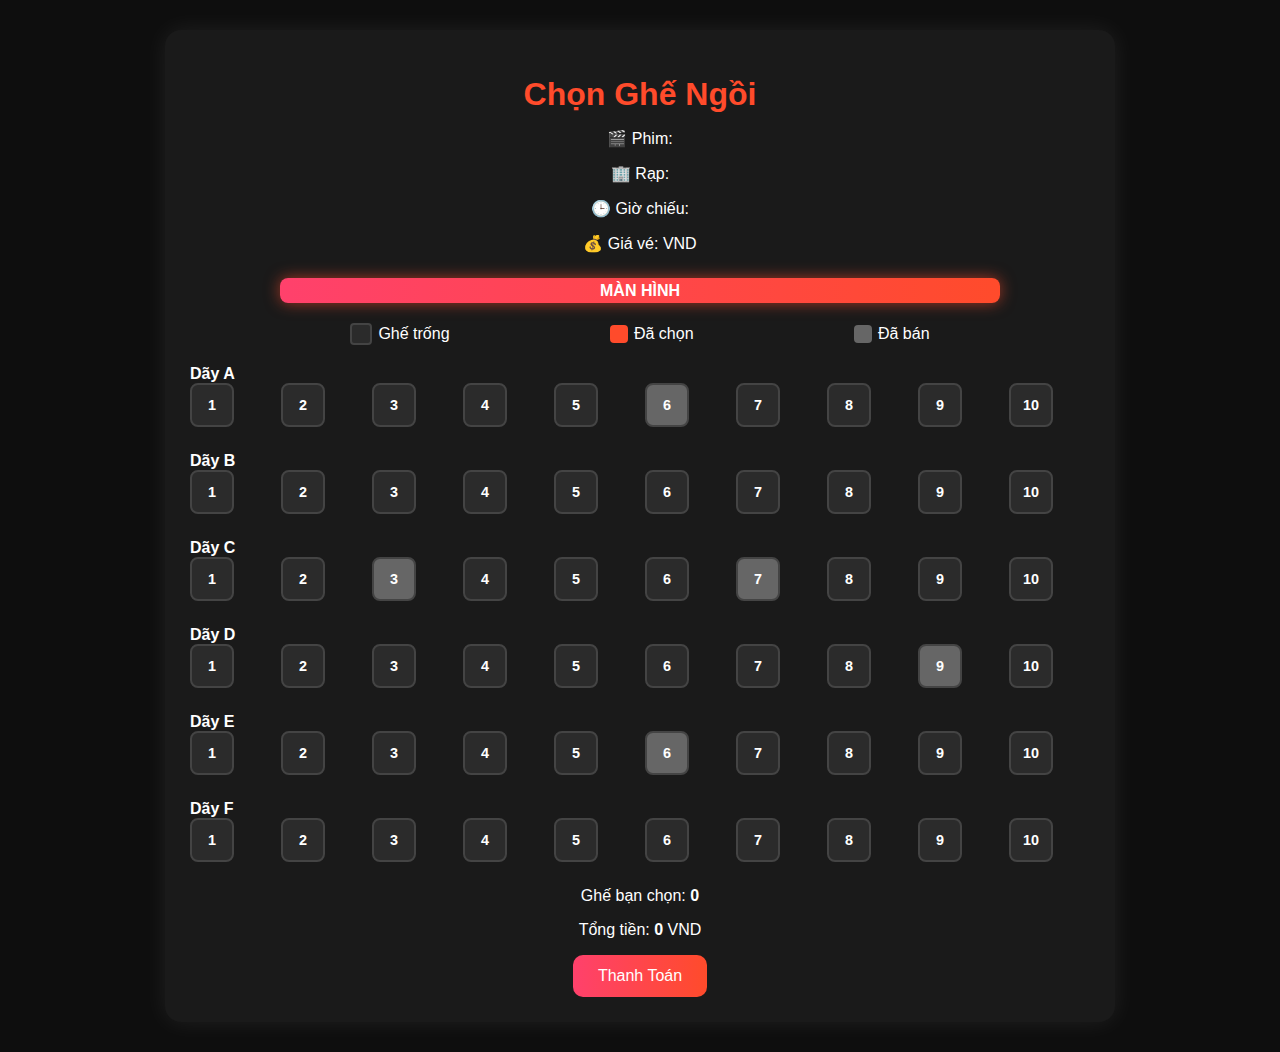
<file: seat-selection.html>
<!DOCTYPE html>
<html lang="vi">
<head>
  <meta charset="UTF-8" />
  <meta name="viewport" content="width=device-width, initial-scale=1.0" />
  <title>Chọn Ghế - Vòng Xoáy Định Mệnh</title>
  <style>
    body {
      font-family: "Poppins", sans-serif;
      background-color: #0e0e0e;
      color: #fff;
      margin: 0;
      padding: 30px;
    }

    .container {
      max-width: 900px;
      margin: auto;
      background: #1a1a1a;
      padding: 25px;
      border-radius: 16px;
      box-shadow: 0 0 25px rgba(255, 255, 255, 0.08);
    }

    h1 {
      text-align: center;
      color: #ff4b2b;
      margin-bottom: 10px;
    }

    .info {
      text-align: center;
      margin-bottom: 25px;
      font-size: 1rem;
    }

    .screen {
      background: linear-gradient(90deg, #ff416c, #ff4b2b);
      height: 25px;
      margin: 20px auto;
      width: 80%;
      border-radius: 8px;
      text-align: center;
      line-height: 25px;
      color: #fff;
      font-weight: bold;
      box-shadow: 0 0 15px rgba(255, 75, 43, 0.6);
    }

    .seat-map {
      display: grid;
      grid-template-columns: repeat(10, 1fr);
      gap: 10px;
      justify-content: center;
      margin-bottom: 25px;
    }

    .row-label {
      grid-column: 1 / -1;
      text-align: left;
      font-weight: bold;
      margin-top: 15px;
    }

    .seat {
      display: flex;
      justify-content: center;
      align-items: center;
      font-size: 0.9rem;
      font-weight: bold;
      width: 40px;
      height: 40px;
      border-radius: 8px;
      background-color: #2b2b2b;
      border: 2px solid #444;
      cursor: pointer;
      transition: 0.2s;
    }

    .seat:hover {
      transform: scale(1.1);
    }

    .seat.selected {
      background-color: #ff4b2b;
    }

    .seat.occupied {
      background-color: #666;
      cursor: not-allowed;
    }

    .legend {
      display: flex;
      justify-content: space-evenly;
      margin-bottom: 20px;
    }

    .legend div {
      display: flex;
      align-items: center;
      gap: 6px;
    }

    .legend .box {
      width: 18px;
      height: 18px;
      border-radius: 4px;
    }

    .available { background: #2b2b2b; border: 2px solid #444; }
    .selected-box { background: #ff4b2b; }
    .occupied-box { background: #666; }

    .summary {
      text-align: center;
      margin-top: 25px;
    }

    button {
      background: linear-gradient(90deg, #ff416c, #ff4b2b);
      border: none;
      padding: 12px 25px;
      color: #fff;
      font-size: 1rem;
      border-radius: 10px;
      cursor: pointer;
      transition: 0.3s;
    }

    button:hover {
      opacity: 0.85;
    }

    /* --- MODAL THANH TOÁN --- */
    .modal-overlay {
      position: fixed;
      top: 0;
      left: 0;
      width: 100%;
      height: 100%;
      background: rgba(0, 0, 0, 0.85);
      display: none;
      justify-content: center;
      align-items: center;
      z-index: 1000;
    }

    .payment-modal {
      background: #1a1a1a;
      padding: 30px;
      border-radius: 12px;
      max-width: 450px;
      width: 90%;
      box-shadow: 0 0 30px rgba(255, 75, 43, 0.3);
      position: relative;
    }

    .payment-modal h2 {
      color: #ff4b2b;
      text-align: center;
      margin-top: 0;
      font-size: 1.8rem;
    }

    .close-btn {
      position: absolute;
      top: 10px;
      right: 10px;
      background: #ff4b2b;
      color: #fff;
      font-size: 24px;
      line-height: 1;
      padding: 0 10px;
      border-radius: 50%;
      cursor: pointer;
      border: none;
      transition: 0.2s;
    }

    .payment-details {
      margin: 20px 0;
      padding: 15px;
      background: #2b2b2b;
      border-radius: 8px;
    }

    .payment-details h3 {
      color: #fff;
      border-bottom: 1px solid #444;
      padding-bottom: 5px;
      margin-top: 0;
      margin-bottom: 10px;
      font-size: 1.1rem;
    }

    .bank-info p {
      margin: 8px 0;
      font-size: 0.95rem;
      text-align: left;
      padding-left: 5px;
    }

    .bank-info strong {
      color: #ff4b2b;
    }

    .content-highlight {
      color: #ffff00;
      font-weight: bold;
      font-size: 1.1em;
      display: block;
      text-align: center;
      padding: 5px 0;
      margin-top: 5px;
      word-break: break-all;
    }

    .qr-code-box {
      text-align: center;
      margin-top: 15px;
      padding: 10px;
    }

    .qr-code-box img {
      width: 200px;
      height: 200px;
      border-radius: 8px;
      border: 5px solid #ff4b2b;
      margin-bottom: 10px;
    }

    .final-note {
      text-align: center;
      font-size: 0.9rem;
      color: #aaa;
    }
  </style>
</head>
<body>
  <div class="container">
    <h1>Chọn Ghế Ngồi</h1>

    <div class="info">
      <p>🎬 Phim: <b id="movieName"></b></p>
      <p>🏢 Rạp: <b id="cinemaName"></b></p>
      <p>🕒 Giờ chiếu: <b id="showTime"></b></p>
      <p>💰 Giá vé: <b id="ticketPrice"></b> VND</p>
    </div>

    <div class="screen">MÀN HÌNH</div>

    <div class="legend">
      <div><div class="box available"></div>Ghế trống</div>
      <div><div class="box selected-box"></div>Đã chọn</div>
      <div><div class="box occupied-box"></div>Đã bán</div>
    </div>

    <div id="seatContainer"></div>

    <div class="summary">
      <p>Ghế bạn chọn: <b id="selectedSeatsCount">0</b></p>
      <p>Tổng tiền: <b id="totalPrice">0</b> VND</p>
      <button id="payBtn">Thanh Toán</button>
    </div>
  </div>

  <!-- MODAL THANH TOÁN -->
  <div id="paymentModalOverlay" class="modal-overlay">
    <div class="payment-modal">
      <button class="close-btn" onclick="hidePaymentModal()">×</button>
      <h2>💵 Thanh Toán Đặt Vé</h2>
      <p>Vui lòng chuyển khoản tổng cộng <b id="modalTotalPrice">0 VND</b>.</p>

      <div class="payment-details">
        <h3>1. Thông tin chuyển khoản</h3>
        <div class="bank-info">
          <p><strong>Ngân hàng:</strong> MB Bank</p>
          <p><strong>Số tài khoản:</strong> 0913447485</p>
          <p><strong>Tên chủ TK:</strong> NGUYEN QUANG NHAT</p>
          <p><strong>Nội dung CK:</strong> <span id="paymentContent" class="content-highlight"></span> (RẤT QUAN TRỌNG)</p>
        </div>

        <h3>2. Thanh toán bằng QR Code</h3>
        <div class="qr-code-box">
          <img id="qrCodeImage" src="assets/images/qr_payment.jpg" alt="Mã QR Thanh Toán">
          <p>Quét mã QR để chuyển khoản nhanh chóng.</p>
        </div>
      </div>

      <p class="final-note">Sau khi chuyển khoản thành công, hệ thống sẽ gửi vé qua email/SMS.</p>
    </div>
  </div>

  <script>
    const seatContainer = document.getElementById("seatContainer");
    const selectedSeatsCount = document.getElementById("selectedSeatsCount");
    const totalPrice = document.getElementById("totalPrice");
    const movieName = document.getElementById("movieName");
    const cinemaName = document.getElementById("cinemaName");
    const showTime = document.getElementById("showTime");
    const ticketPrice = document.getElementById("ticketPrice");

    function showPaymentModal() {
      document.getElementById("paymentModalOverlay").style.display = "flex";
    }

    function hidePaymentModal() {
      document.getElementById("paymentModalOverlay").style.display = "none";
    }

    const showtime = JSON.parse(localStorage.getItem("selectedShowtime"));
    if (showtime) {
      movieName.textContent = showtime.movie || "Lật Mặt: Vòng Xoáy Định Mệnh";
      cinemaName.textContent = showtime.cinema || "Rạp 1 - P1";
      showTime.textContent = showtime.time || "19:30 (21/10)";
      ticketPrice.textContent = showtime.price || 95000;
    }

    const rows = ["A", "B", "C", "D", "E", "F"];
    const seatsPerRow = 10;
    let selectedSeats = [];

    rows.forEach(row => {
      const rowLabel = document.createElement("div");
      rowLabel.classList.add("row-label");
      rowLabel.textContent = "Dãy " + row;
      seatContainer.appendChild(rowLabel);

      const seatRow = document.createElement("div");
      seatRow.classList.add("seat-map");

      for (let i = 1; i <= seatsPerRow; i++) {
        const seat = document.createElement("div");
        seat.classList.add("seat");
        seat.dataset.seat = row + i;
        seat.textContent = i;

        if (Math.random() < 0.1) seat.classList.add("occupied");

        seat.addEventListener("click", () => {
          if (seat.classList.contains("occupied")) return;
          seat.classList.toggle("selected");

          const seatId = seat.dataset.seat;
          if (seat.classList.contains("selected")) {
            selectedSeats.push(seatId);
          } else {
            selectedSeats = selectedSeats.filter(s => s !== seatId);
          }

          selectedSeatsCount.textContent = selectedSeats.join(', ') || '0';
          const price = showtime ? parseFloat(showtime.price) : 95000;
          totalPrice.textContent = (selectedSeats.length * price).toLocaleString('vi-VN');
        });

        seatRow.appendChild(seat);
      }

      seatContainer.appendChild(seatRow);
    });

    document.getElementById("payBtn").addEventListener("click", () => {
      if (selectedSeats.length === 0) {
        alert("Vui lòng chọn ít nhất 1 ghế để thanh toán!");
        return;
      }

      const price = showtime ? parseFloat(showtime.price) : 95000;
      const totalAmount = selectedSeats.length * price;
      document.getElementById("modalTotalPrice").textContent = totalAmount.toLocaleString('vi-VN') + ' VND';
      document.getElementById("paymentContent").textContent = `PAY VE ${selectedSeats.join(',').toUpperCase()}`;

      showPaymentModal();
    });
  </script>
</body>
</html>
</file>
